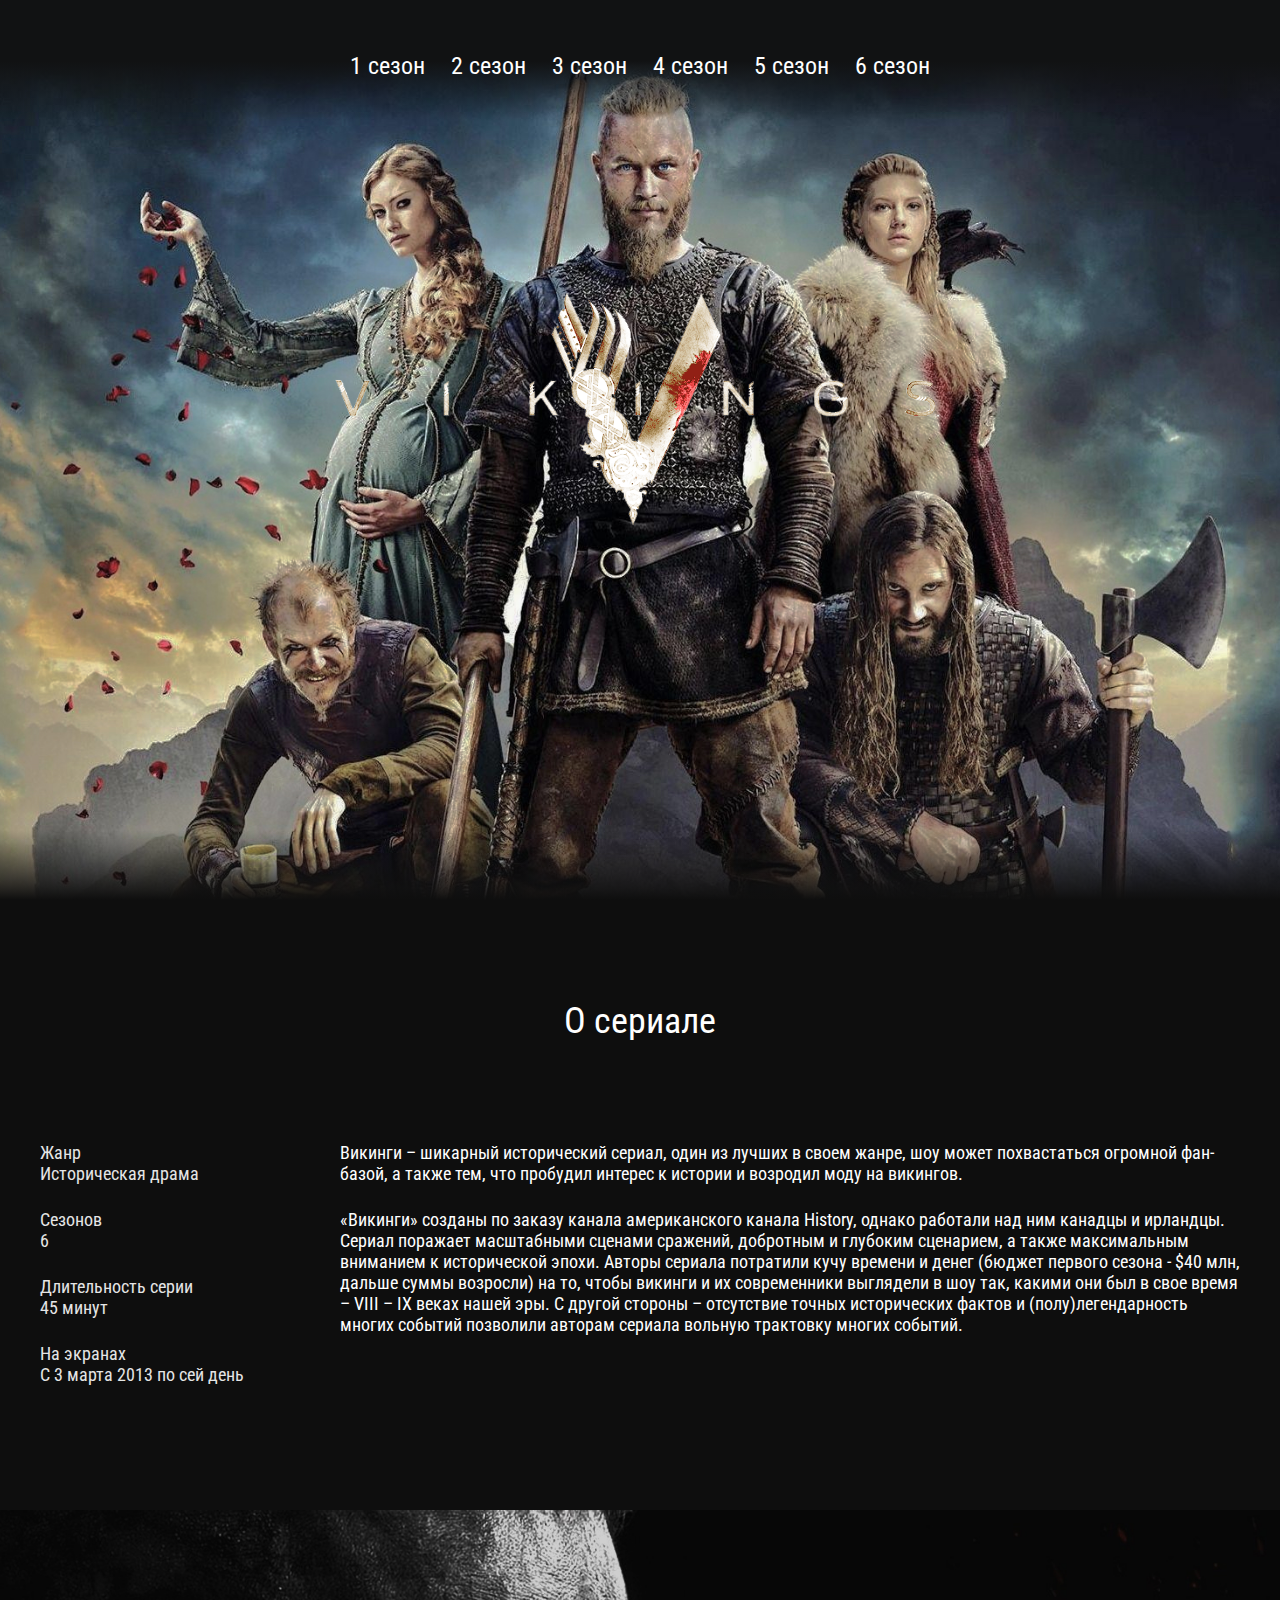
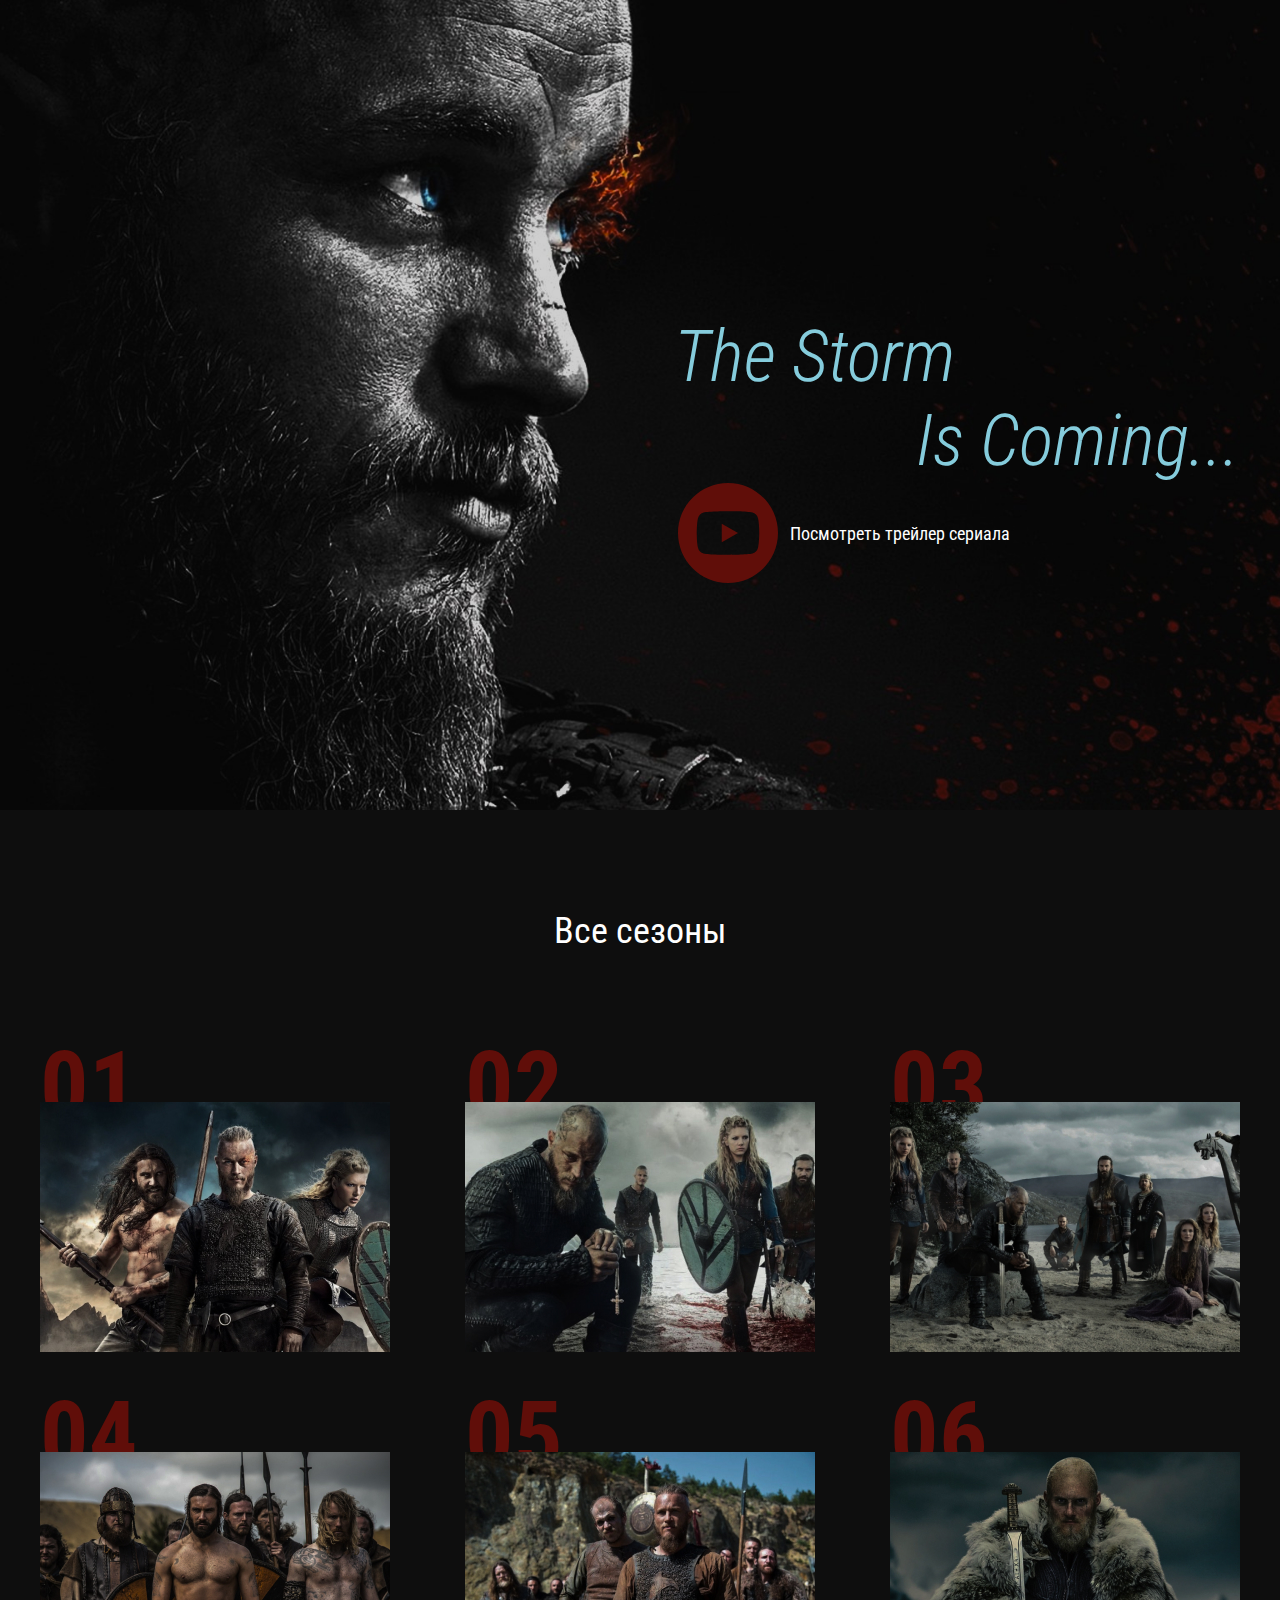
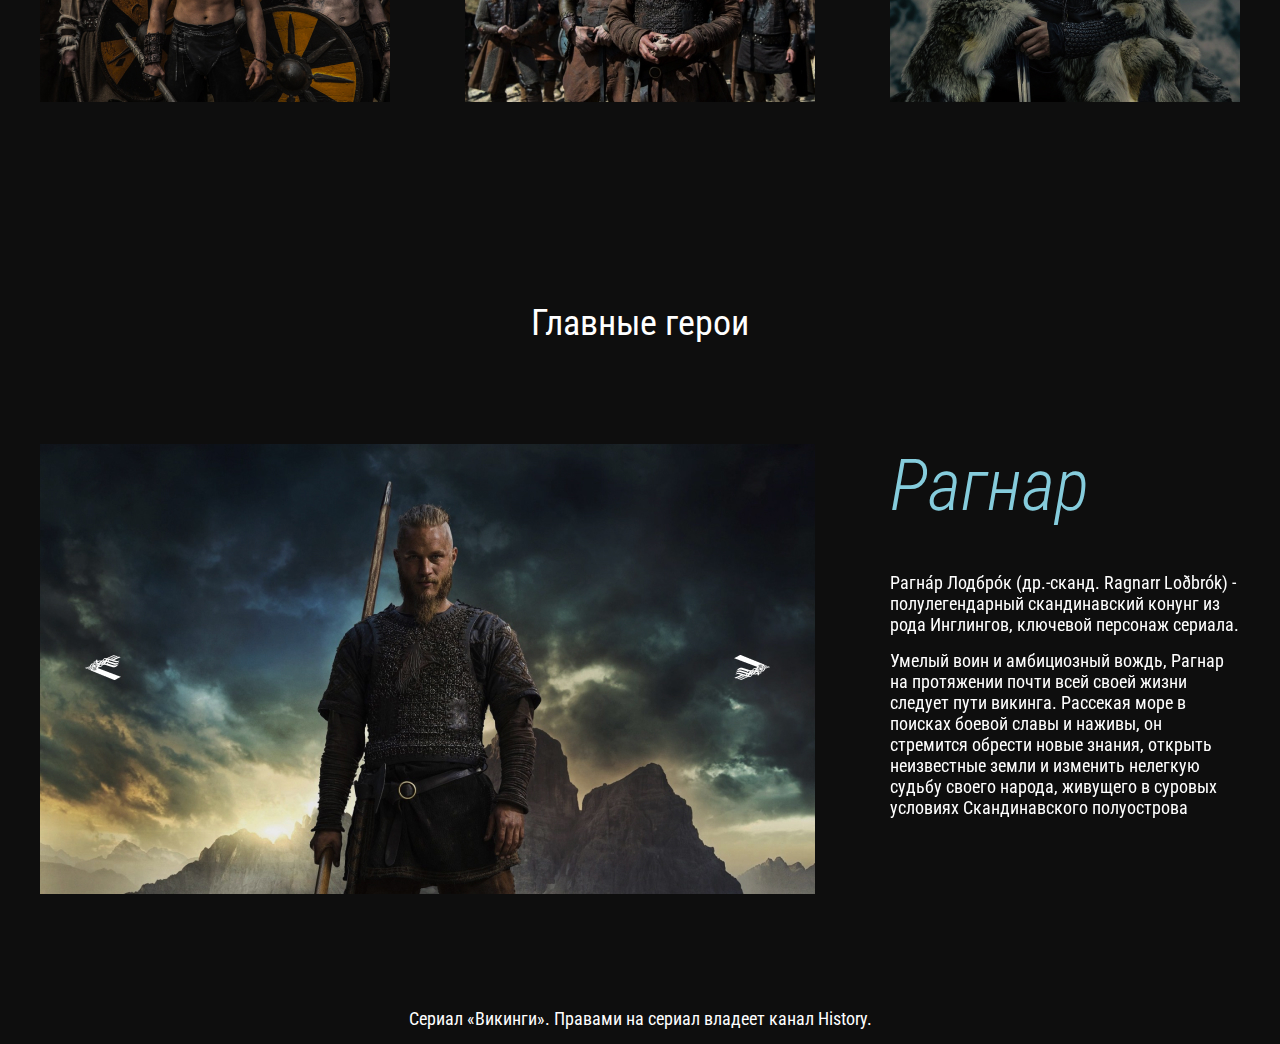
<file: index.html>
<!DOCTYPE html>
<html lang="ru">
  <head>
    <meta charset="UTF-8" />
    <meta name="viewport" content="width=device-width, initial-scale=1.0" />
    <meta http-equiv="X-UA-Compatible" content="ie=edge" />
    <title>Document</title>
    <link
      href="https://fonts.googleapis.com/css2?family=Roboto+Condensed:ital,wght@0,400;0,700;1,300&display=swap"
      rel="stylesheet"
    />
    <link rel="stylesheet" href="css/reset.css" />
    <link rel="stylesheet" href="css/slick.css" />
    <link rel="stylesheet" href="css/jquery.fancybox.css" />
    <link rel="stylesheet" href="css/style.css" />
  </head>
  <body>
    <header class="header">
      <nav class="menu">
        <button class="menu__btn">
          <span></span>
        </button>
        <ul class="menu__list">
          <li class="menu__list-item">
            <a class="menu__list-link" href="season-1.html">1 сезон</a>
          </li>
          <li class="menu__list-item">
            <a class="menu__list-link" href="#">2 сезон</a>
          </li>
          <li class="menu__list-item">
            <a class="menu__list-link" href="#">3 сезон</a>
          </li>
          <li class="menu__list-item">
            <a class="menu__list-link" href="#">4 сезон</a>
          </li>
          <li class="menu__list-item">
            <a class="menu__list-link" href="#">5 сезон</a>
          </li>
          <li class="menu__list-item">
            <a class="menu__list-link" href="#">6 сезон</a>
          </li>
        </ul>
      </nav>
      <div class="logo">
        <img class="logo__img" src="images/logo.png" alt="Logo" />
      </div>
    </header>

    <section class="about section-page">
      <div class="container">
        <h3 class="title">О сериале</h3>
        <div class="about__inner">
          <ul class="about__info">
            <li class="about__info-item">
              Жанр <span>Историческая драма</span>
            </li>
            <li class="about__info-item">Сезонов <span>6</span></li>

            <li class="about__info-item">
              Длительность серии <span>45 минут</span>
            </li>

            <li class="about__info-item">
              На экранах <span>С 3 марта 2013 по сей день</span>
            </li>
          </ul>
          <div class="about__text">
            <p>
              Викинги – шикарный исторический сериал, один из лучших в своем
              жанре, шоу может похвастаться огромной фан-базой, а также тем, что
              пробудил интерес к истории и возродил моду на викингов.
            </p>
            <p>
              «Викинги» созданы по заказу канала американского канала History,
              однако работали над ним канадцы и ирландцы. Сериал поражает
              масштабными сценами сражений, добротным и глубоким сценарием, а
              также максимальным вниманием к исторической эпохи. Авторы сериала
              потратили кучу времени и денег (бюджет первого сезона - $40 млн,
              дальше суммы возросли) на то, чтобы викинги и их современники
              выглядели в шоу так, какими они был в свое время – VIII – IX веках
              нашей эры. С другой стороны – отсутствие точных исторических
              фактов и (полу)легендарность многих событий позволили авторам
              сериала вольную трактовку многих событий.
            </p>
          </div>
        </div>
      </div>
    </section>

    <section class="video">
      <div class="container">
        <h3 class="video__text">
          <span>The Storm </span>
          Is Coming...
        </h3>
        <a class="video__btn" data-fancybox href="https://youtu.be/1YVxm0GKhkM"
          >Посмотреть трейлер сериала</a
        >
      </div>
    </section>

    <section class="seasons section-page">
      <div class="container">
        <h3 class="title">Все сезоны</h3>
        <ol class="seasons__inner">
          <li
            class="seasons__item"
            style="background-image: url('images/seasons-image-1.jpg')"
          >
            <a class="seasons__link" href="season-1.html">Смотреть</a>
          </li>
          <li
            class="seasons__item"
            style="background-image: url('images/seasons-image-2.jpg')"
          >
            <a class="seasons__link" href="#">Смотреть</a>
          </li>
          <li
            class="seasons__item"
            style="background-image: url('images/seasons-image-3.jpg')"
          >
            <a class="seasons__link" href="#">Смотреть</a>
          </li>
          <li
            class="seasons__item"
            style="background-image: url('images/seasons-image-4.jpg')"
          >
            <a class="seasons__link" href="#">Смотреть</a>
          </li>
          <li
            class="seasons__item"
            style="background-image: url('images/seasons-image-5.jpg')"
          >
            <a class="seasons__link" href="#">Смотреть</a>
          </li>
          <li
            class="seasons__item"
            style="background-image: url('images/seasons-image-6.jpg')"
          >
            <a class="seasons__link" href="#">Смотреть</a>
          </li>
        </ol>
      </div>
    </section>

    <section class="heroes section-page">
      <div class="container">
        <h3 class="title">Главные герои</h3>
        <div class="heroes__inner">
          <div class="heroes__slider-img">
            <img class="heroes__images" src="images/hero-1.jpg" alt="" />
            <img class="heroes__images" src="images/hero-1.jpg" alt="" />
            <img class="heroes__images" src="images/hero-1.jpg" alt="" />
          </div>
          <div class="heroes__slider-text">
            <div class="heroes__text">
              <h4 class="hero__name">Рагнар</h4>
              <p>
                Рагна́р Лодбро́к (др.-сканд. Ragnarr Loðbrók) - полулегендарный
                скандинавский конунг из рода Инглингов, ключевой персонаж
                сериала.
              </p>
              <p>
                Умелый воин и амбициозный вождь, Рагнар на протяжении почти всей
                своей жизни следует пути викинга. Рассекая море в поисках боевой
                славы и наживы, он стремится обрести новые знания, открыть
                неизвестные земли и изменить нелегкую судьбу своего народа,
                живущего в суровых условиях Скандинавского полуострова
              </p>
            </div>
            <div class="heroes__text">
              <h4 class="hero__name">Рагнар2</h4>
              <p>
                Рагна́р Лодбро́к (др.-сканд. Ragnarr Loðbrók) - полулегендарный
                скандинавский конунг из рода Инглингов, ключевой персонаж
                сериала.
              </p>
              <p>
                Умелый воин и амбициозный вождь, Рагнар на протяжении почти всей
                своей жизни следует пути викинга. Рассекая море в поисках боевой
                славы и наживы, он стремится обрести новые знания, открыть
                неизвестные земли и изменить нелегкую судьбу своего народа,
                живущего в суровых условиях Скандинавского полуострова
              </p>
            </div>
            <div class="heroes__text">
              <h4 class="hero__name">Рагнар3</h4>
              <p>
                Рагна́р Лодбро́к (др.-сканд. Ragnarr Loðbrók) - полулегендарный
                скандинавский конунг из рода Инглингов, ключевой персонаж
                сериала.
              </p>
              <p>
                Умелый воин и амбициозный вождь, Рагнар на протяжении почти всей
                своей жизни следует пути викинга. Рассекая море в поисках боевой
                славы и наживы, он стремится обрести новые знания, открыть
                неизвестные земли и изменить нелегкую судьбу своего народа,
                живущего в суровых условиях Скандинавского полуострова
              </p>
            </div>
          </div>
        </div>
      </div>
    </section>
    <footer class="footer">
      <div class="container">
        <p class="copy">
          Сериал «Викинги». Правами на сериал владеет канал History.
        </p>
      </div>
    </footer>

    <script src="https://ajax.googleapis.com/ajax/libs/jquery/3.4.1/jquery.min.js"></script>
    <script src="js/slick.min.js"></script>
    <script src="js/jquery.fancybox.min.js"></script>
    <script src="js/main.js"></script>
  </body>
</html>
</file>
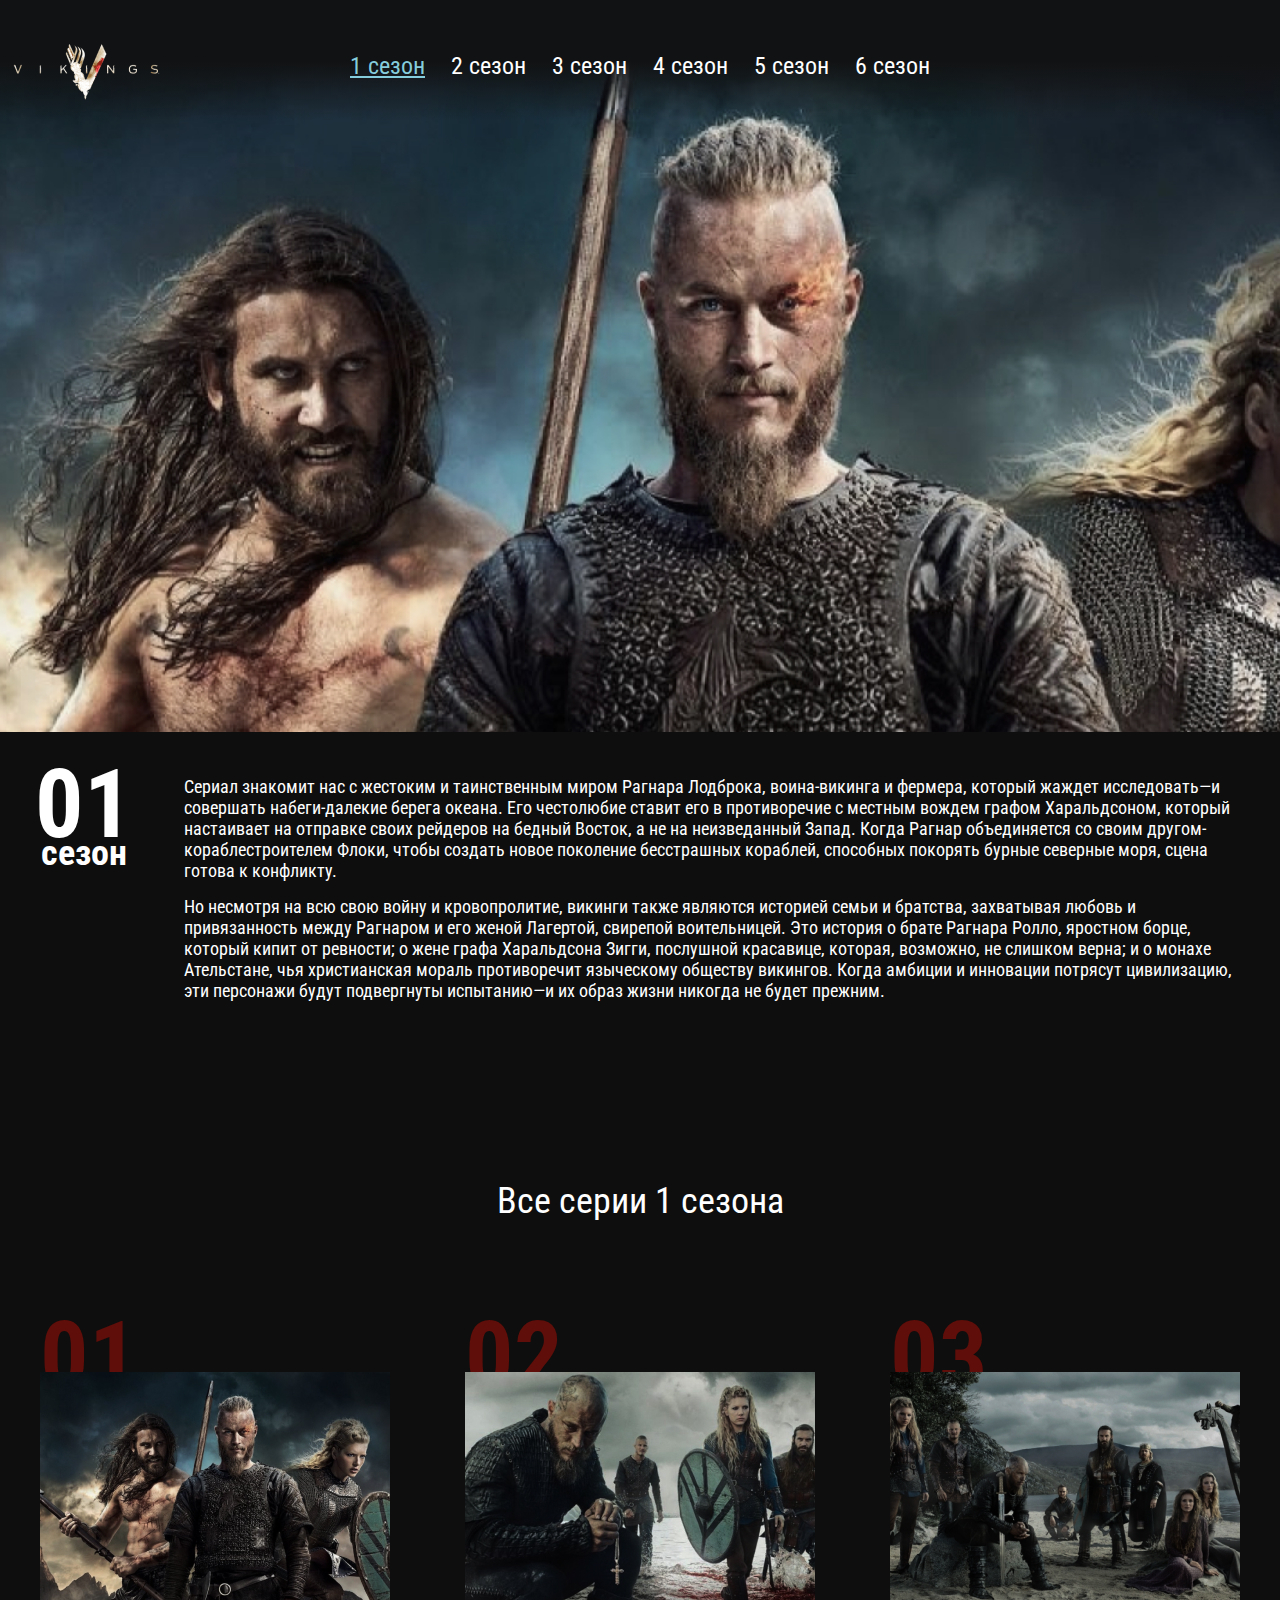
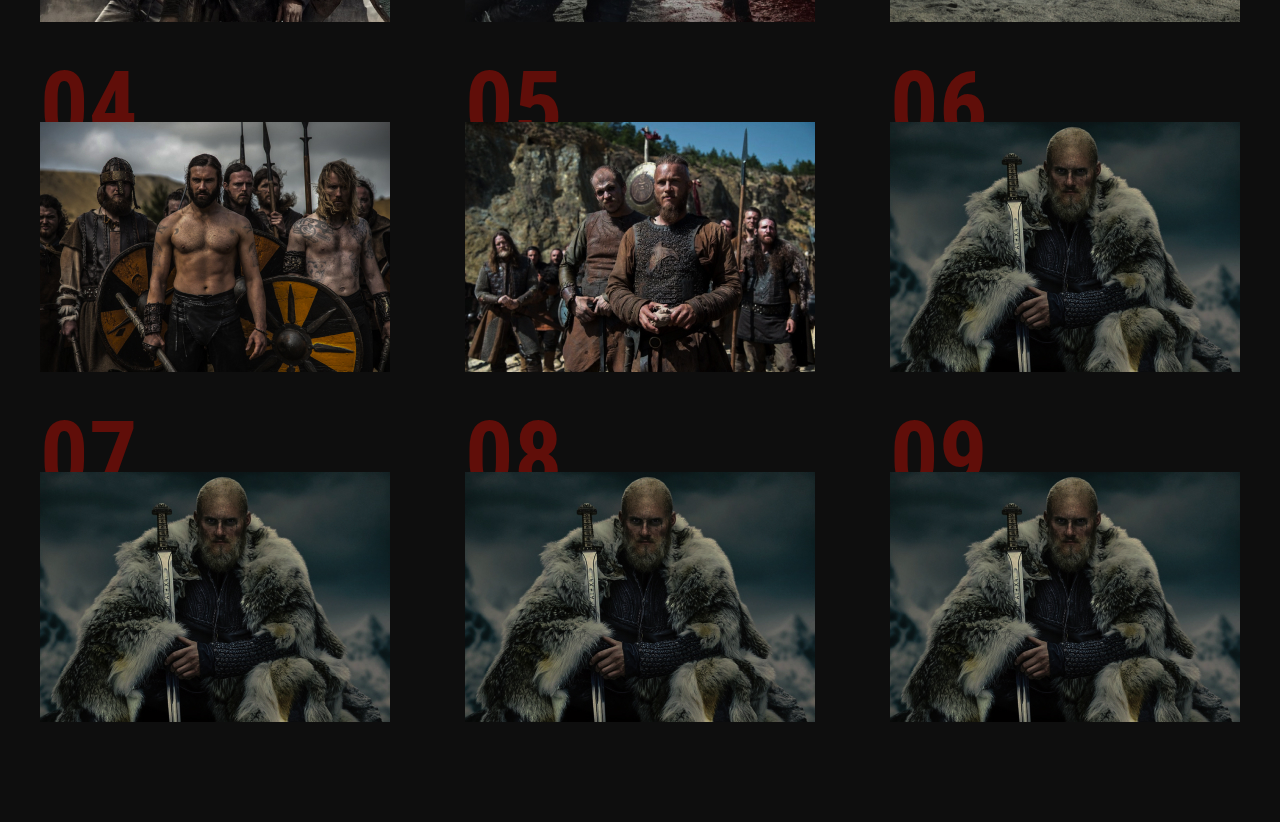
<file: season-1.html>
<!DOCTYPE html>
<html lang="ru">
  <head>
    <meta charset="UTF-8" />
    <meta name="viewport" content="width=device-width, initial-scale=1.0" />
    <meta http-equiv="X-UA-Compatible" content="ie=edge" />
    <title>Document</title>
    <link
      href="https://fonts.googleapis.com/css2?family=Roboto+Condensed:ital,wght@0,400;0,700;1,300&display=swap"
      rel="stylesheet"
    />
    <link rel="stylesheet" href="css/reset.css" />
    <link rel="stylesheet" href="css/jquery.fancybox.css" />
    <link rel="stylesheet" href="css/style.css" />
  </head>
  <body>
    <header class="page-header">
      <nav class="menu">
        <button class="menu__btn">
          <span></span>
        </button>
        <div class="menu__container">
          <a class="page-logo" href="index.html">
            <img src="images/page-logo.png" alt="logo-page" />
          </a>
          <ul class="menu__list">
            <li class="menu__list-item">
              <a class="menu__list-link menu__list-link--active" href="#"
                >1 сезон</a
              >
            </li>
            <li class="menu__list-item">
              <a class="menu__list-link" href="#">2 сезон</a>
            </li>
            <li class="menu__list-item">
              <a class="menu__list-link" href="#">3 сезон</a>
            </li>
            <li class="menu__list-item">
              <a class="menu__list-link" href="#">4 сезон</a>
            </li>
            <li class="menu__list-item">
              <a class="menu__list-link" href="#">5 сезон</a>
            </li>
            <li class="menu__list-item">
              <a class="menu__list-link" href="#">6 сезон</a>
            </li>
          </ul>
        </div>
      </nav>
      <div class="season-info">
        <div class="season-info__num">
          01
          <span>сезон</span>
        </div>
        <div class="season-info__text">
          <p>
            Сериал знакомит нас с жестоким и таинственным миром Рагнара
            Лодброка, воина-викинга и фермера, который жаждет исследовать—и
            совершать набеги-далекие берега океана. Его честолюбие ставит его в
            противоречие с местным вождем графом Харальдсоном, который
            настаивает на отправке своих рейдеров на бедный Восток, а не на
            неизведанный Запад. Когда Рагнар объединяется со своим
            другом-кораблестроителем Флоки, чтобы создать новое поколение
            бесстрашных кораблей, способных покорять бурные северные моря, сцена
            готова к конфликту.
          </p>
          <p>
            Но несмотря на всю свою войну и кровопролитие, викинги также
            являются историей семьи и братства, захватывая любовь и
            привязанность между Рагнаром и его женой Лагертой, свирепой
            воительницей. Это история о брате Рагнара Ролло, яростном борце,
            который кипит от ревности; о жене графа Харальдсона Зигги, послушной
            красавице, которая, возможно, не слишком верна; и о монахе
            Ательстане, чья христианская мораль противоречит языческому обществу
            викингов. Когда амбиции и инновации потрясут цивилизацию, эти
            персонажи будут подвергнуты испытанию—и их образ жизни никогда не
            будет прежним.
          </p>
        </div>
      </div>
    </header>

    <section class="seasons section-page">
      <div class="container">
        <h3 class="title">Все серии 1 сезона</h3>
        <ol class="seasons__inner">
          <li
            class="seasons__item"
            style="background-image: url('images/seasons-image-1.jpg')"
          >
            <a
              class="seasons__link"
              data-fancybox="gallery"
              href="https://youtu.be/1YVxm0GKhkM?autoplay=0"
              >Смотреть</a
            >
          </li>
          <li
            class="seasons__item"
            style="background-image: url('images/seasons-image-2.jpg')"
          >
            <a
              class="seasons__link"
              data-fancybox="gallery"
              href="https://youtu.be/1YVxm0GKhkM?autoplay=0"
              >Смотреть</a
            >
          </li>
          <li
            class="seasons__item"
            style="background-image: url('images/seasons-image-3.jpg')"
          >
            <a
              class="seasons__link"
              data-fancybox="gallery"
              href="https://youtu.be/1YVxm0GKhkM?autoplay=0"
              >Смотреть</a
            >
          </li>
          <li
            class="seasons__item"
            style="background-image: url('images/seasons-image-4.jpg')"
          >
            <a
              class="seasons__link"
              data-fancybox="gallery"
              href="https://youtu.be/1YVxm0GKhkM?autoplay=0"
              >Смотреть</a
            >
          </li>
          <li
            class="seasons__item"
            style="background-image: url('images/seasons-image-5.jpg')"
          >
            <a
              class="seasons__link"
              data-fancybox="gallery"
              href="https://youtu.be/1YVxm0GKhkM?autoplay=0"
              >Смотреть</a
            >
          </li>
          <li
            class="seasons__item"
            style="background-image: url('images/seasons-image-6.jpg')"
          >
            <a
              class="seasons__link"
              data-fancybox="gallery"
              href="https://youtu.be/1YVxm0GKhkM?autoplay=0"
              >Смотреть</a
            >
          </li>
          <li
            class="seasons__item"
            style="background-image: url('images/seasons-image-6.jpg')"
          >
            <a
              class="seasons__link"
              data-fancybox="gallery"
              href="https://youtu.be/1YVxm0GKhkM?autoplay=0"
              >Смотреть</a
            >
          </li>
          <li
            class="seasons__item"
            style="background-image: url('images/seasons-image-6.jpg')"
          >
            <a
              class="seasons__link"
              data-fancybox="gallery"
              href="https://youtu.be/1YVxm0GKhkM?autoplay=0"
              >Смотреть</a
            >
          </li>
          <li
            class="seasons__item"
            style="background-image: url('images/seasons-image-6.jpg')"
          >
            <a
              class="seasons__link"
              data-fancybox="gallery"
              href="https://youtu.be/1YVxm0GKhkM?autoplay=0"
              >Смотреть</a
            >
          </li>
        </ol>
      </div>
    </section>

    <script src="https://ajax.googleapis.com/ajax/libs/jquery/3.4.1/jquery.min.js"></script>
    <script src="js/jquery.fancybox.min.js"></script>
    <script src="js/main.js"></script>
  </body>
</html>
</file>
<file: css/style.css>
* {
  box-sizing: border-box;
}

body {
  background-color: #0e0e0e;
  color: #fff;
  font-family: "Roboto Condensed", sans-serif;
  font-weight: 400;
  font-size: 18px;
  line-height: 21px;
}

a {
  color: inherit;
  text-decoration: none;
}

ul {
  list-style: none;
}

.container {
  max-width: 1220px;
  padding: 0 10px;
  margin: 0 auto;
}

.header {
  background-image: url("../images/header-bg.jpg");
  height: 100vh;
  background-repeat: no-repeat;
  background-size: cover;
  background-position: center 50px;
  text-align: center;
  position: relative;
}

.header::after {
  content: "";
  position: absolute;
  height: 70px;
  bottom: 0;
  left: 0;
  width: 100%;
  background: linear-gradient(
    180deg,
    #0e0e0e 0%,
    rgba(17, 17, 17, 0.850295) 16.53%,
    rgba(32, 31, 33, 0) 100%
  );
  transform: rotate(180deg);
}

.section-page {
  padding: 100px 0;
}

.title {
  text-align: center;
  margin-bottom: 100px;
  font-size: 36px;
  line-height: 42px;
  font-weight: 400;
}

.menu {
  padding: 50px 0 58px;
  background: linear-gradient(
    180deg,
    #111213 0%,
    #111213 43.62%,
    rgba(32, 31, 33, 0) 86.33%
  );
}

.menu__btn {
  display: none;
}

.menu__list {
  display: flex;
  justify-content: center;
}

.menu__list-item {
  padding: 0 13px;
}

.menu__list-link {
  font-size: 36px;
  line-height: 42px;
}

.menu__list-link:hover,
.menu__list-link--active {
  color: #85ccdc;
  text-decoration: underline;
}

.logo {
  padding-top: 17vh;
}

.about__inner {
  display: flex;
}

.about__info {
  width: 375px;
  margin-right: 50px;
  flex: none;
}

.about__info-item {
  margin-bottom: 25px;
  color: #e5e5e5;
}

.about__info-item span {
  display: block;
}

.about__text p {
  margin-bottom: 25px;
}

.video {
  background-image: url("../images/video-bg.jpg");
  height: 100vh;
  background-size: cover;
  background-repeat: no-repeat;
  background-position: center center;
  text-align: right;
}

.video__text {
  font-style: italic;
  font-weight: 300;
  font-size: 72px;
  line-height: 84px;
  color: #85ccdc;
  padding-top: 45vh;
  margin-bottom: 40px;
}

.video__text span {
  display: block;
  padding-right: 285px;
}

.video__btn {
  padding-left: 112px;
  position: relative;
  margin-right: 230px;
}

.video__btn::before {
  content: "";
  position: absolute;
  width: 100px;
  height: 100px;
  left: 0;
  top: -40px;
  background-image: url("../images/youtube-btn.svg");
}

.seasons__inner {
  display: grid;
  grid-template-columns: repeat(auto-fill, minmax(284px, 1fr));
  grid-gap: 100px 75px;
  counter-reset: number;
  padding-top: 50px;
}

.seasons__item {
  height: 250px;
  background-repeat: no-repeat;
  background-position: center center;
  background-size: cover;
  list-style: none;
  position: relative;
  display: flex;
  justify-content: center;
  align-items: center;
}

.seasons__item:hover .seasons__link {
  opacity: 1;
}

.seasons__item::before {
  content: "0" counter(number);
  counter-increment: number;
  position: absolute;
  font-weight: bold;
  font-size: 96px;
  line-height: 112px;
  color: #600e09;
  left: 0;
  top: -72px;
  z-index: -1;
}

.seasons__item:nth-child(n + 10)::before {
  content: counter(number);
}

.seasons__item:hover::after {
  content: "";
  position: absolute;
  left: 0;
  right: 0;
  bottom: 0;
  top: 0;
  background: rgba(14, 14, 14, 0.8);
}

.seasons__link {
  font-size: 36px;
  line-height: 42px;
  padding: 12px 78px 11px;
  background-color: #0e0e0e;
  opacity: 0;
  transform: all 0.3s;
  z-index: 2;
}

.heroes__inner {
  display: flex;
  justify-content: space-between;
}

.heroes__slider-img {
  max-width: 775px;
}

.heroes__slider-text {
  max-width: 350px;
}

.slick-btn {
  position: absolute;
  top: 50%;
  transform: translateY(-50%);
  border: none;
  background-color: transparent;
  z-index: 5;
  cursor: pointer;
  outline: none;
}

.slick-prev {
  left: 38px;
}

.slick-next {
  right: 38px;
}

.hero__name {
  font-style: italic;
  font-weight: 300;
  font-size: 72px;
  line-height: 84px;
  color: #85ccdc;
  margin-bottom: 44px;
}

.heroes__text p {
  margin-bottom: 15px;
}

.copy {
  padding: 14px 0 15px;
  text-align: center;
}

/* SEASON 1 */

.page-header {
  background-image: url("../images/season-1bg.jpg");
  height: 90vh;
  background-repeat: no-repeat;
  background-size: cover;
  background-position: center center;
  height: 90vh;
  position: relative;
}

.menu__container {
  max-width: 1385px;
  margin: 0 auto;
  position: relative;
}

.page-logo {
  position: absolute;
}

.season-info {
  position: absolute;
  max-width: 1385px;
  display: flex;
  padding: 44px 47px 64px 35px;
  background: #0e0e0e;
  bottom: 0;
  right: 0;
  left: 0;
  margin: 0 auto;
}

.season-info__num {
  font-weight: bold;
  font-size: 96px;
  line-height: 56px;
  text-align: center;
  margin-right: 51px;
}

.season-info__num span {
  display: block;
  font-weight: bold;
  font-size: 36px;
  line-height: 42px;
}

.season-info__text p {
  font-weight: normal;
  font-size: 18px;
  line-height: 21px;
  margin-bottom: 15px;
}

/* MEDIA */

@media (max-width: 1420px) {
  .page-logo {
    left: 10px;
    top: -6px;
  }
}

@media (max-width: 1366px) {
  .logo__img {
    width: 50%;
  }
  .menu__list-link {
    font-size: 24px;
    line-height: 32px;
  }
  .about__info {
    width: 250px;
  }
  .page-header {
    height: 120vh;
  }
}

@media (max-width: 1200px) {
  .heroes__inner {
    display: block;
  }
  .heroes__slider-text {
    max-width: 100%;
    padding-top: 50px;
  }
  .heroes__slider-img {
    max-width: 100%;
  }
}

@media (max-width: 1088px) {
  .seasons__item {
    height: 340px;
  }
}

@media (max-width: 992px) {
  .page-logo {
    display: none;
  }
}

@media (max-width: 768px) {
  body {
    font-size: 16px;
    line-height: 19px;
  }
  .about__inner {
    display: block;
  }
  .section-page {
    padding: 50px 0;
  }
  .title {
    margin-bottom: 50px;
    font-size: 28px;
    line-height: 36px;
  }
  .video__text {
    font-size: 48px;
    line-height: 56px;
  }
  .video__text span {
    padding-right: 200px;
  }
  .video__btn {
    margin-right: 0;
    padding-left: 62px;
  }
  .video__btn::before {
    width: 50px;
    height: 50px;
    background-size: cover;
    top: -16px;
  }
  .seasons__inner {
    grid-gap: 80px 35px;
  }
  .hero__name {
    font-size: 46px;
    line-height: 56px;
    margin-bottom: 25px;
  }
  .season-info {
    display: block;
    padding: 30px 10px 0 10px;
  }
  .season-info__num {
    text-align: left;
    font-size: 50px;
    line-height: 26px;
    margin-bottom: 15px;
  }
  .season-info__num span {
    font-size: 25px;
    line-height: 32px;
  }
}

@media (max-width: 640px) {
  .menu {
    padding: 0;
    text-align: center;
    background: linear-gradient(
      180deg,
      #111213 0%,
      #111213 10%,
      rgba(32, 31, 33, 0) 86.33%
    );
  }
  .menu__list {
    display: block;
    transform: translateY(-130%);
    transition: all 0.3s;
  }
  .menu__list.menu__list--active {
    transform: translateY(0%);
    padding: 100px 0 50px;
    background-color: #0e0e0e;
  }
  .menu__list-link {
    display: block;
    padding: 10px 0;
  }
  .logo {
    padding-top: 21vh;
  }
  .page-logo {
    display: block;
    top: 22px;
    z-index: 6;
  }
  .menu__btn {
    display: block;
    width: 50px;
    height: 40px;
    cursor: pointer;
    position: absolute;
    right: 10px;
    top: 20px;
    z-index: 5;
    display: flex;
    align-items: center;
    background-color: transparent;
    border: none;
    padding: 0;
  }
  .menu__btn span {
    background-color: #fff;
    height: 5px;
    width: 100%;
  }
  .menu__btn::after,
  .menu__btn::before {
    content: "";
    width: 100%;
    height: 5px;
    background-color: #fff;
    position: absolute;
  }

  .menu__btn::before {
    top: 0;
    left: 0;
  }

  .menu__btn::after {
    bottom: 0;
    left: 0;
  }

  .page-header {
    height: 160vh;
  }
}

@media (max-width: 414px) {
  .seasons__item {
    height: 203px;
  }
}

@media (max-width: 374px) {
  .page-header {
    height: 200vh;
  }
}
</file>
